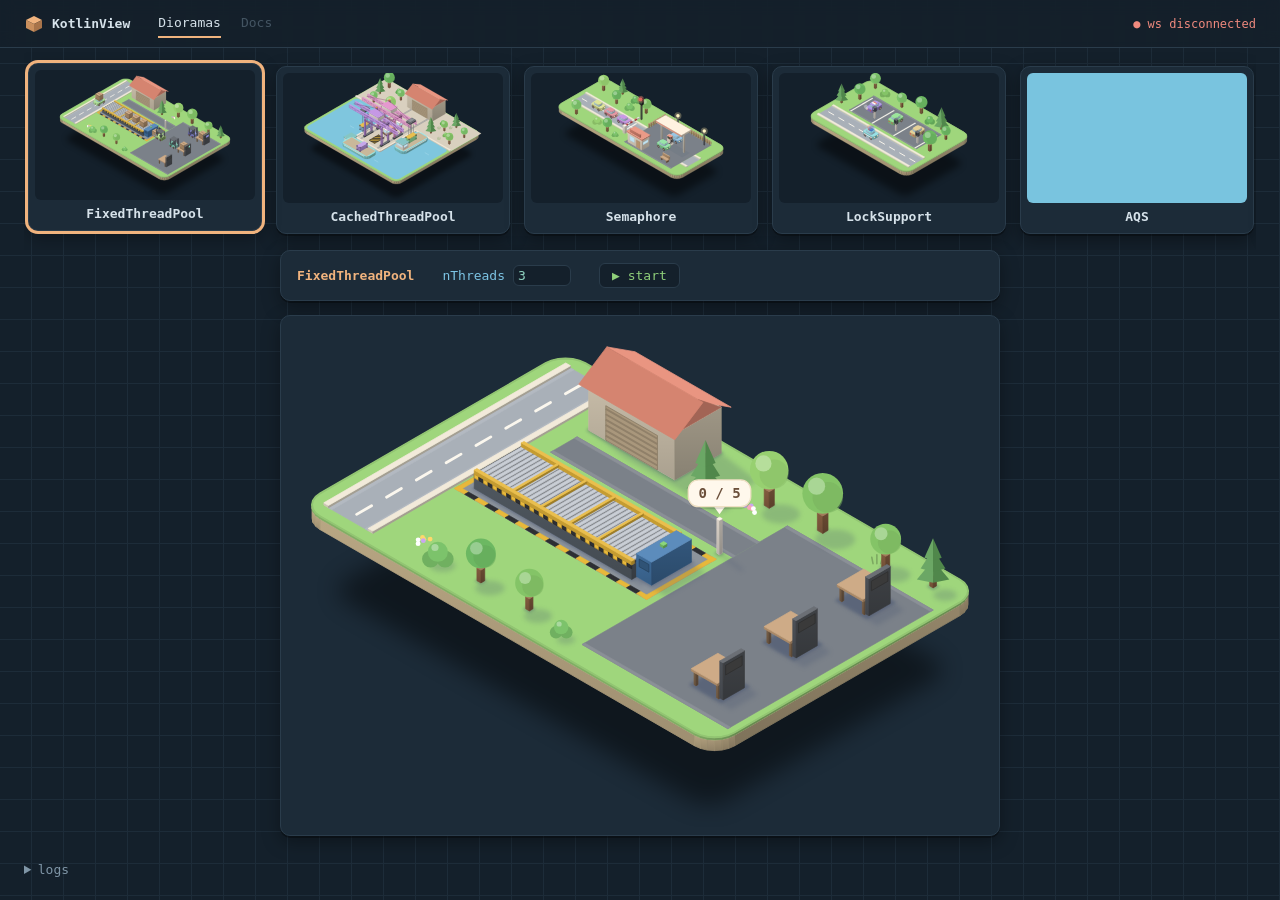
<file: server/src/main/resources/static/index.html>
<!doctype html>
<html lang="en">
<head>
  <meta charset="utf-8">
  <title>KotlinView</title>
  <link rel="stylesheet" href="core/base.css">
  <link rel="stylesheet" href="core/components.css">
  <link rel="stylesheet" href="structures/pool.css">
  <link rel="stylesheet" href="structures/synchronousqueue.css">
  <link rel="stylesheet" href="structures/semaphore.css">
  <link rel="stylesheet" href="structures/locksupport.css">
  <link rel="stylesheet" href="structures/aqs.css">
  <link rel="stylesheet" href="structures/countdownlatch.css">
  <link rel="stylesheet" href="core/tiles.css">
  <style>
    /*
     * Тёмное оформление «Night Harbour»: ночная гавань вокруг островов, тёплые акценты-фонари. Переопределены
     * переменные base.css — плитки, бейджи и конверты перекрашиваются сами, их стили не трогаем. Диорама — своя палитра
     */
    :root {
      --bg: #14202b; --panel: #1c2b38; --border: #2a3c4b; --text: #d6e2ea; --dim: #7f95a6;
      --keyword: #f0b37e; --fn: #7cc4e4; --num: #8fd3c1; --str: #8fcf7a;
      --in: #7cc4e4; --out: #8fcf7a; --fail: #f08a7e;
      --shadow: 0 2px 0 rgba(0, 0, 0, .3), 0 6px 18px rgba(0, 0, 0, .35);
      --grid: #1d2c39; /* линии сетки фона — на тон светлее --bg */
    }
    /*
     * Фон страницы — тонкая сетка 32 px (линии на тон светлее фона); карточки, плитка и рамка диорамы — сплошные поверх.
     * Шапка — во всю ширину, поэтому отступы у колонки (.page), а не у body
     */
    body {
      margin: 0; min-height: 100vh;
      background-color: var(--bg);
      background-image: linear-gradient(var(--grid) 1px, transparent 1px), linear-gradient(90deg, var(--grid) 1px, transparent 1px);
      background-size: 32px 32px; background-position: -1px -1px;
    }
    .page { max-width: 1400px; margin: 0 auto; padding: 4px 24px 16px; }

    /* Шапка: невысокая, прилипает к верху, полупрозрачная с размытием; слева — знак, название и разделы, справа — статус */
    .topbar {
      position: sticky; top: 0; z-index: 10; height: 48px; box-sizing: border-box; padding: 0 24px;
      display: flex; align-items: center; justify-content: space-between;
      background: color-mix(in srgb, var(--bg) 85%, transparent); backdrop-filter: blur(8px);
      border-bottom: 1px solid var(--border);
    }
    .topbar-left { display: flex; align-items: center; gap: 28px; }
    .brand { display: flex; align-items: center; gap: 8px; color: var(--text); font-weight: bold; text-decoration: none; }
    .brand svg { width: 20px; height: 20px; }
    .topnav { display: flex; gap: 20px; }
    .topnav a { color: var(--dim); text-decoration: none; padding: 4px 0; border-bottom: 2px solid transparent; }
    .topnav a:hover { color: var(--text); }
    .topnav a.current { color: var(--text); border-bottom-color: var(--keyword); }
    .topnav a.disabled { opacity: .45; cursor: default; pointer-events: none; }
    #status { font-size: 12px; }
    button, input, select { border-radius: 6px; }

    /* Выбор структуры: лента карточек — миниатюра диорамы и название */
    .carousel { display: flex; gap: 14px; overflow-x: auto; padding: 14px 4px 16px; scrollbar-width: none; }
    .card {
      flex: none; width: 220px; padding: 6px 6px 4px; text-align: center; text-decoration: none; color: var(--text);
      background: var(--panel); border: 1px solid var(--border); border-radius: 10px; box-shadow: var(--shadow);
      transition: transform .2s;
    }
    .card:hover { transform: translateY(-3px); }
    .card.on { outline: 3px solid var(--keyword); transform: translateY(-3px); }
    /* Одна высота у всех миниатюр (у сцен разные пропорции): вода — фон рамки, остров — по центру */
    .card svg, .card .blank { display: block; width: 100%; height: 130px; border-radius: 6px; pointer-events: none; background: #79c4df; }
    /* Парящая плита (backdrop: 'none') — без воды: на фоне страницы */
    .card svg.floating { background: var(--bg); }
    .card .name { padding: 4px 0 2px; font-weight: bold; }

    /*
     * Выбранная структура — одной колонкой по центру: сверху полоса структуры (пульт слева, точное состояние
     * правее), ниже диорама той же ширины
     */
    .stage { display: flex; flex-direction: column; gap: 14px; max-width: 720px; margin: 0 auto; }
    .stage > * { box-sizing: border-box; } /* полоса и диорама — одной ширины */
    .diorama-panel, .tile { background: var(--panel); border: 1px solid var(--border); border-radius: 10px; box-shadow: var(--shadow); }
    .diorama-panel { padding: 8px; }
    .diorama { display: block; }
    .diorama text { font-family: inherit; }
    .diorama .hoverable { cursor: pointer; }
    /* Шапка диорамы (название и счётчики в углу) — пока скрыта: название есть в карточке и в плитке над диорамой */
    .diorama .hud { display: none; }

    /* Полоса структуры: живая — шапка (название, статус, ✕), под ней «пульт | состояние» */
    .tile { min-height: 0; padding: 12px 16px; }
    .tile.live { border-color: var(--border); }
    .tile-title { font-weight: bold; }
    .tile button, .tile input, .tile select { background: var(--bg); }
    .tile-main { grid-template-columns: max-content minmax(0, 1fr); gap: 20px; min-height: 96px; } /* не прыгать по высоте */
    .tile-controls { padding-right: 20px; }
    /* Состояние — в ряд, с переносом, если не влезает: очередь, воркеры, ждущие… */
    .tile-body { display: flex; flex-wrap: wrap; gap: 10px 28px; align-items: flex-start; }
    /* Первая строка — бейджи методов (у пула: execute / shutdown / shutdownNow / terminated), под ними — очередь,
       правее неё — воркеры */
    .tile-body > .badges { flex-basis: 100%; }
    .tile-body .notice, .tile-body .semtask-notice { flex-basis: 100%; min-height: 0; margin-top: 0; }
    .tile-body .notice:empty { display: none; }
    /* Спящая — в одну строку: название, параметры, start */
    .tile.sleeping { flex-direction: row; justify-content: flex-start; gap: 28px; }
    .tile.sleeping .tile-params { flex-direction: row; gap: 18px; }

    details.logs { margin-top: 24px; }
    details.logs summary { color: var(--dim); cursor: pointer; }
  </style>
</head>
<body>

<header class="topbar">
  <div class="topbar-left">
    <a class="brand" href="index.html">
      <!-- Знак: изометрический ящик в цветах страницы -->
      <svg viewBox="0 0 20 20" aria-hidden="true">
        <polygon points="10,2 18,6 10,10 2,6" fill="#f0b37e"/>
        <polygon points="2,6 10,10 10,18 2,14" fill="#c98f5d"/>
        <polygon points="18,6 10,10 10,18 18,14" fill="#a8744a"/>
      </svg>
      KotlinView
    </a>
    <nav class="topnav">
      <a class="current" href="index.html">Dioramas</a>
      <a class="disabled" title="soon">Docs</a>
    </nav>
  </div>
  <span id="status" class="off">● ws disconnected</span>
</header>

<div class="page">
<nav id="carousel" class="carousel"></nav>
<main id="stage" class="stage"></main>

<!-- Логи нужны UI.call / UI.connect; свёрнуты — открыть при отладке -->
<details class="logs">
  <summary>logs</summary>
  <h3>HTTP <button class="link" id="clearHttp">clear</button></h3>
  <div id="http" class="log"></div>
  <h3>WebSocket <button class="link" id="clearWs">clear</button></h3>
  <div id="ws" class="log"></div>
</details>
</div>

<script src="core/base.js"></script>
<script src="core/components.js"></script>
<script src="structures/synchronousqueue.js"></script>
<script src="structures/pool.js"></script>
<script src="structures/blockingqueue.js"></script>
<script src="structures/semaphore.js"></script>
<script src="structures/semaphoretask.js"></script>
<script src="structures/locksupport.js"></script>
<script src="structures/aqs.js"></script>
<script src="structures/countdownlatch.js"></script>
<script src="core/tiles.js"></script>
<!-- Диорамы: движок → реквизит → набор → каркас → описания структур -->
<script src="diorama/engine/iso-scene.js"></script>
<script src="diorama/props/iso-vehicles.js"></script>
<script src="diorama/props/iso-ground.js"></script>
<script src="diorama/props/iso-buildings.js"></script>
<script src="diorama/props/iso-nature.js"></script>
<script src="diorama/props/iso-people.js"></script>
<script src="diorama/props/iso-port.js"></script>
<script src="diorama/kit/diorama-kit.js"></script>
<script src="diorama/kit/diorama-street.js"></script>
<script src="diorama/scenes/diorama-pool.js"></script>
<script src="diorama/scenes/diorama-semaphore.js"></script>
<script src="diorama/scenes/diorama-queue.js"></script>
<script src="diorama/scenes/diorama-sync.js"></script>
<script src="diorama/scenes/diorama-cached.js"></script>
<script src="diorama/scenes/diorama-locksupport.js"></script>
<script src="diorama/scenes/diorama-latch.js"></script>
<script>
  /*
   * Структуры: плитка (пульт и точный вид) и её диорама. Плитки — с пределами:
   * столько, сколько помещается на острове (LIMITS описания). id — адрес (#pool), diorama — описание для набора
   */
  const STRUCTURES = [
    { id: 'pool', diorama: PoolDiorama,
      view: { ...Pool.fixed, params: [['nThreads', 3, { min: 1, max: PoolDiorama.LIMITS.bays }]] } },
    // Поля ввода нет: пул — не больше стольких потоков, сколько кранов в порту (на сервере по умолчанию 5)
    { id: 'cached', diorama: CachedDiorama, view: Pool.cachedOf(CachedDiorama.LIMITS.cranes) },
    { id: 'sem', diorama: SemaphoreDiorama,
      // durationMs, fair, timeoutMs не вводятся: по умолчанию (5000 и false — сервер, 2000 — create в semaphoretask.js)
      view: { ...SemaphoreTaskView, params: [['permits', 2, { min: 1, max: SemaphoreDiorama.LIMITS.inside }],
        ['mode', 'ACQUIRE', { options: [['ACQUIRE', 'blocking'], ['TRY_ACQUIRE', 'non-blocking'], ['TRY_ACQUIRE_TIMEOUT', 'timeout 2s']] }]] } },
    // Параметров нет: durationMs 5000 и PARK — по умолчанию (create в locksupport.js)
    { id: 'park', diorama: LockSupportDiorama, view: { ...LockSupportView, params: [] } },
    // Диорамы пока нет — карточка с пустой водой; limit и задачи — по умолчанию на сервере
    { id: 'aqs', diorama: null, view: AQSView },
    // count — не больше огней на портале; 0 — старт открыт сразу
    { id: 'latch', diorama: LatchDiorama,
      view: { ...CountDownLatchView, params: [['count', 3, { min: 0, max: LatchDiorama.LIMITS.lights }]] } },
    { id: 'lbq', diorama: QueueDiorama,
      view: { ...BlockingQueueView, params: [['capacity', 3, { min: 1, max: QueueDiorama.LIMITS.slots }]] } },
    { id: 'sync', diorama: SyncDiorama, view: SynchronousQueueView },  ];

  const stage = document.getElementById('stage');
  let selected = null, panel = null; // выбранная структура и её живая диорама (остальные не рисуются)

  // Карточки: миниатюра — демо-снимок диорамы без шапки и табличек; диорамы ещё нет — пустая вода той же высоты
  const carousel = document.getElementById('carousel');
  const cards = new Map();
  for (const item of STRUCTURES) {
    const card = KV.el('a', 'card');
    card.href = `#${item.id}`;
    card.append(item.diorama ? miniature(item.diorama) : KV.el('div', 'blank'), KV.el('div', 'name', item.view.title));
    carousel.append(card);
    cards.set(item.id, card);
  }

  function miniature({ kind, demo, demoShape }) {
    const svg = Kit.show({ ...kind, uid: `${kind.uid}-card` }, demo, demoShape);
    svg.querySelectorAll(':scope > g[style*="pointer-events: none"], .labels').forEach(n => n.remove());
    return svg;
  }

  // Плитки: все живут (их store принимает события), на странице — только плитка выбранной структуры (полоса над диорамой)
  const { tiles, render } = Tiles.mount(STRUCTURES.map(s => s.view), {
    place: tile => { STRUCTURES.find(s => s.view === tile.view).tile = tile; },
    onRender: () => { if (selected) panel?.update(selected.tile); },
  });
  // Пока плитка спит, диорама показывает «пустой» остров по полю параметров — обновлять при вводе
  for (const tile of tiles) for (const input of Object.values(tile.inputs)) input.addEventListener('input', render);

  // Выбор по адресу (#pool, #cached, #sem, #park, #aqs, #latch, #lbq, #sync): новая живая диорама — сразу с машинами на местах; нет диорамы — только полоса
  function select() {
    selected = STRUCTURES.find(s => `#${s.id}` === location.hash) ?? STRUCTURES[0];
    for (const [id, card] of cards) card.classList.toggle('on', id === selected.id);
    panel = selected.diorama ? Kit.panel(selected.diorama.kind) : null;
    stage.replaceChildren(selected.tile.el, ...(panel ? [panel.el] : [])); // полоса структуры — сверху, диорама — под ней
    panel?.update(selected.tile);
  }
  window.addEventListener('hashchange', select);
  select();
</script>
</body>
</html>
</file>
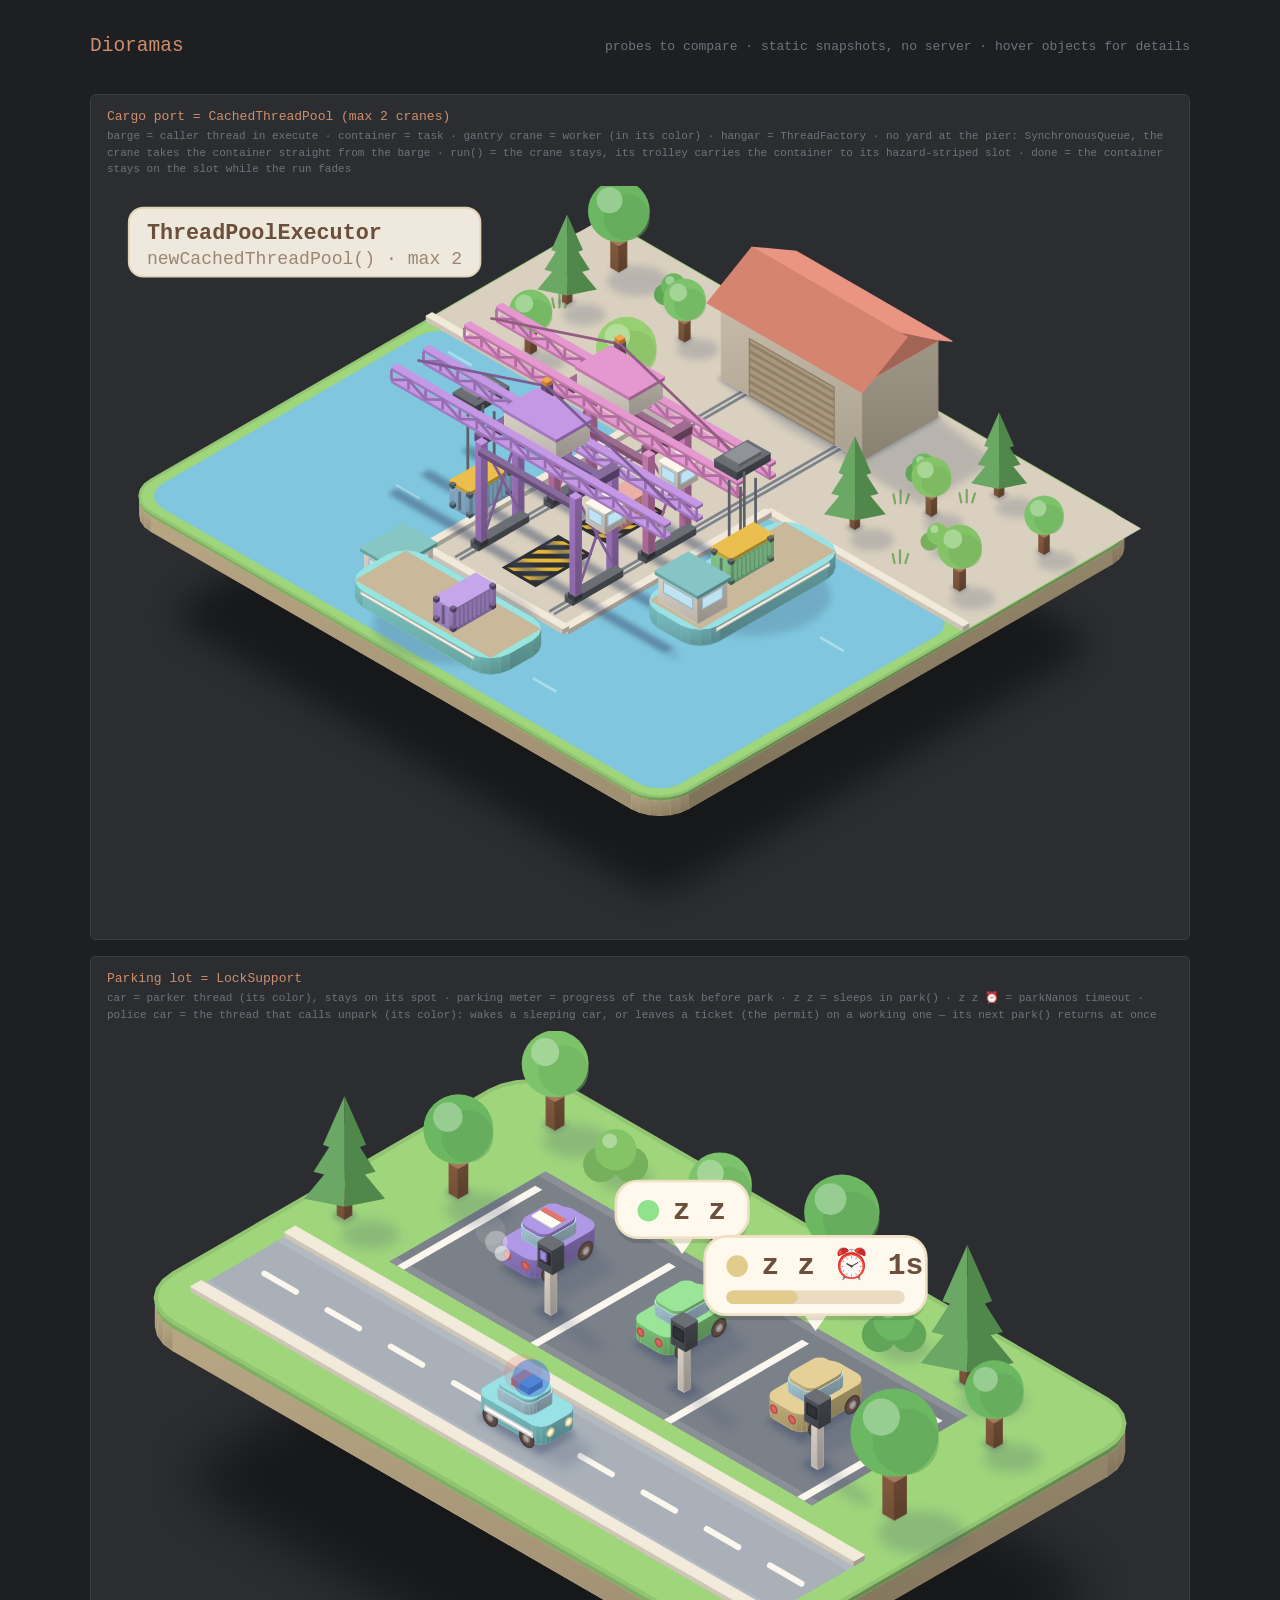
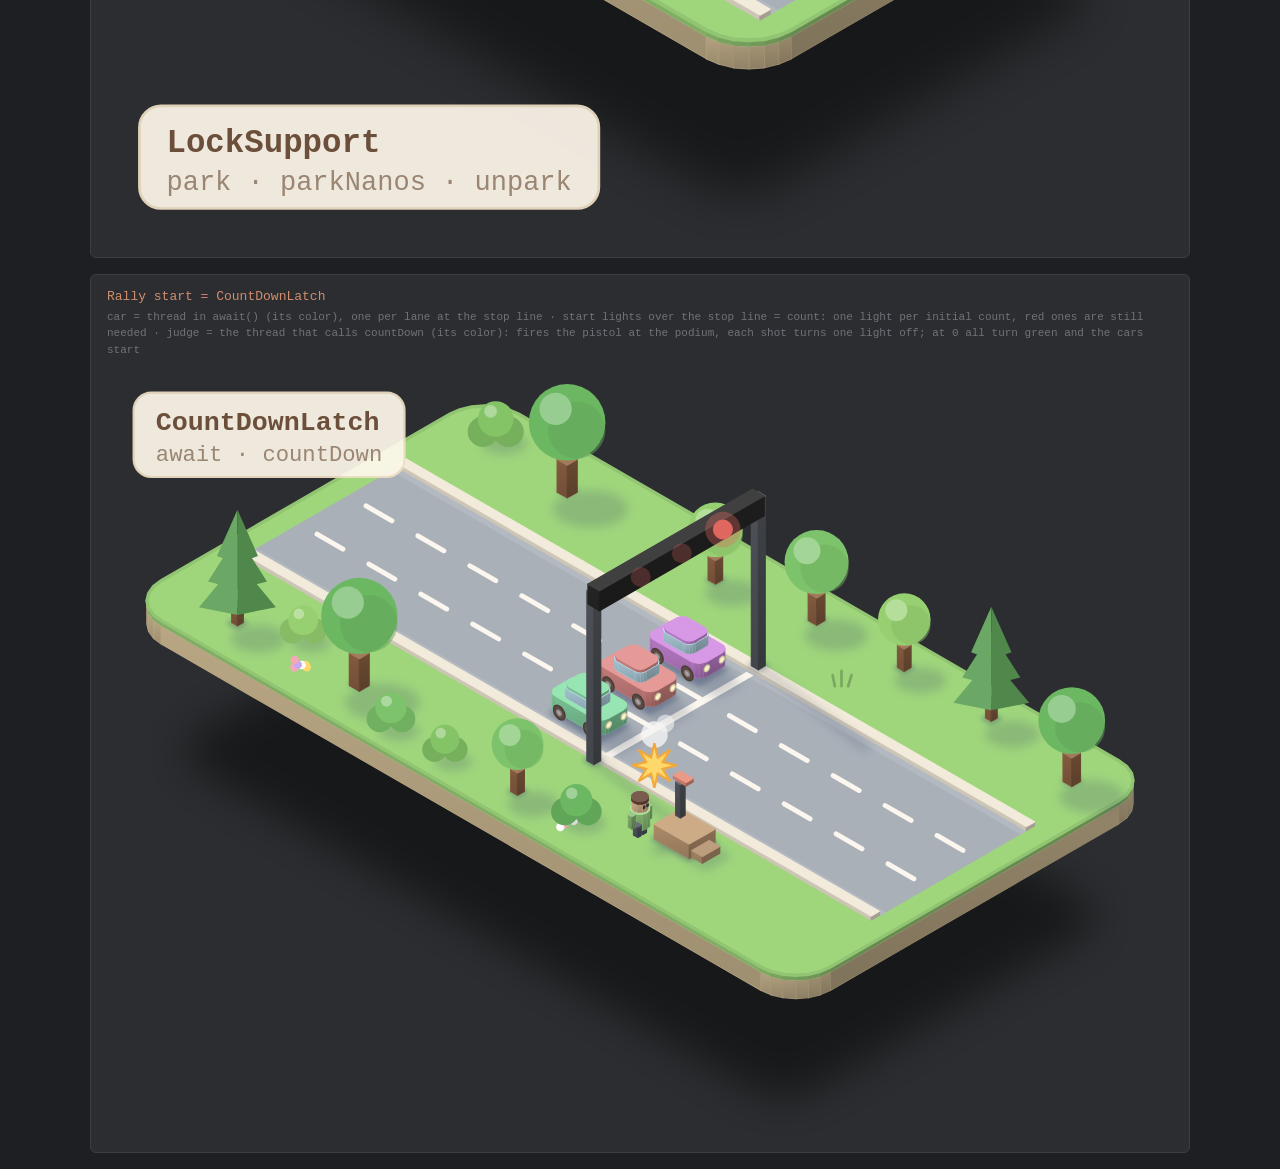
<file: server/src/main/resources/static/prototype.html>
<!doctype html>
<html lang="en">
<head>
  <meta charset="utf-8">
  <title>KotlinView — dioramas</title>
  <!-- Пробы, которые сейчас сравниваем, и сцена в работе (статичный демо-снимок); готовые диорамы — на index.html. Только палитра страницы и шрифт из base.css.
       Ни сервера, ни WebSocket: статичные снимки -->
  <link rel="stylesheet" href="core/base.css">
  <style>
    body { max-width: 1100px; margin: 16px auto; }
    section { background: var(--panel); border: 1px solid var(--border); border-radius: 6px; padding: 12px 16px 16px; margin-top: 16px; }
    .dim { color: var(--dim); }
    .diorama-title { color: var(--keyword); }
    .legend { color: var(--dim); font-size: 11px; margin: 2px 0 8px; }
    .diorama { display: block; }
    .diorama text { font-family: inherit; }
    .diorama .hoverable { cursor: pointer; }
  </style>
</head>
<body>

<header>
  <h2>Dioramas</h2>
  <span class="dim">probes to compare · static snapshots, no server · hover objects for details</span>
</header>

<!-- Порт CachedThreadPool (diorama-cached.js) — демо-снимок, как миниатюра в карусели index.html -->
<section>
  <div class="diorama-title">Cargo port = CachedThreadPool (max 2 cranes)</div>
  <div class="legend">barge = caller thread in execute · container = task · gantry crane = worker (in its color) · hangar = ThreadFactory · no yard at the pier: SynchronousQueue, the crane takes the container straight from the barge · run() = the crane stays, its trolley carries the container to its hazard-striped slot · done = the container stays on the slot while the run fades</div>
  <div id="portRoot"></div>
</section>

<!-- Стоянка LockSupport (diorama-locksupport.js) — сцена в работе, демо-снимок -->
<section>
  <div class="diorama-title">Parking lot = LockSupport</div>
  <div class="legend">car = parker thread (its color), stays on its spot · parking meter = progress of the task before park · z z = sleeps in park() · z z ⏰ = parkNanos timeout · police car = the thread that calls unpark (its color): wakes a sleeping car, or leaves a ticket (the permit) on a working one — its next park() returns at once</div>
  <div id="parkRoot"></div>
</section>

<!-- Старт ралли CountDownLatch (diorama-latch.js) — сцена в работе, демо-снимок -->
<section>
  <div class="diorama-title">Rally start = CountDownLatch</div>
  <div class="legend">car = thread in await() (its color), one per lane at the stop line · start lights over the stop line = count: one light per initial count, red ones are still needed · judge = the thread that calls countDown (its color): fires the pistol at the podium, each shot turns one light off; at 0 all turn green and the cars start</div>
  <div id="latchRoot"></div>
</section>

<!-- Движок → реквизит → набор → описание сцены -->
<script src="diorama/engine/iso-scene.js"></script>
<script src="diorama/props/iso-vehicles.js"></script>
<script src="diorama/props/iso-ground.js"></script>
<script src="diorama/props/iso-buildings.js"></script>
<script src="diorama/props/iso-nature.js"></script>
<script src="diorama/props/iso-port.js"></script>
<script src="diorama/props/iso-people.js"></script>
<script src="diorama/kit/diorama-kit.js"></script>
<script src="diorama/kit/diorama-street.js"></script>
<script src="diorama/scenes/diorama-cached.js"></script>
<script src="diorama/scenes/diorama-locksupport.js"></script>
<script src="diorama/scenes/diorama-latch.js"></script>
<script>
  document.getElementById('portRoot').replaceChildren(Kit.show(CachedDiorama.kind, CachedDiorama.demo, CachedDiorama.demoShape));
  document.getElementById('latchRoot').replaceChildren(Kit.show(LatchDiorama.kind, LatchDiorama.demo, LatchDiorama.demoShape));
  document.getElementById('parkRoot').replaceChildren(Kit.show(LockSupportDiorama.kind, LockSupportDiorama.demo, LockSupportDiorama.demoShape));
</script>
</body>
</html>
</file>
<file: server/src/main/resources/static/core/base.css>
/*
 * Каркас всех playground-страниц: палитра, шапка, кнопки и поля, карточка «пульт слева — состояние справа», логи.
 * Подключается первым: <link rel="stylesheet" href="base.css">, затем components.css, затем стили страницы.
 */

/* Палитра IntelliJ Darcula */
:root {
  --bg: #1e1f22; --panel: #2b2d30; --border: #3c3f41; --text: #bcbec4; --dim: #6f737a;
  --keyword: #cf8e6d; --fn: #56a8f5; --num: #2aacb8; --str: #6aab73;
  --in: #56a8f5; --out: #6aab73; --fail: #f75464;
}
body {
  font: 13px/1.5 "JetBrains Mono", ui-monospace, Menlo, monospace; margin: 16px;
  background: var(--bg); color: var(--text);
}
header { display: flex; justify-content: space-between; align-items: center; }
h2 { color: var(--keyword); font-weight: normal; }
h3 {
  margin: 16px 0 4px; border-bottom: 1px solid var(--border); color: var(--dim); font-weight: normal;
  display: flex; justify-content: space-between; align-items: baseline;
}
.on { color: var(--out); }
.off { color: var(--fail); }
.empty { color: var(--dim); }

/* --- кнопки и поля --- */
button {
  background: var(--panel); border: 1px solid var(--border); border-radius: 3px;
  color: var(--fn); font: inherit; padding: 0 8px; cursor: pointer;
}
button:hover { border-color: currentColor; }
button.primary { color: var(--out); padding: 2px 12px; }
button.run { color: var(--out); }
button.link { background: none; border: none; color: var(--dim); padding: 0; }
button.link:hover { color: var(--text); }
input {
  width: 64px; background: var(--panel); border: 1px solid var(--border); border-radius: 3px;
  color: var(--num); font: inherit; padding: 0 4px;
}
input::placeholder { color: var(--dim); }
/* Выпадающий список — как поле ввода; color-scheme: dark — и открытое меню (рисует браузер) тёмное */
select {
  background: var(--panel); border: 1px solid var(--border); border-radius: 3px;
  color: var(--num); font: inherit; padding: 0 4px; color-scheme: dark; cursor: pointer;
}

/* Сетка пульта: метод | поля | ▶ — кнопки запуска выровнены в столбик */
.ops { display: grid; grid-template-columns: max-content max-content max-content; gap: 6px 10px; align-items: center; }
.ops .name { color: var(--fn); }
.ops .args { display: flex; gap: 4px; }

/* --- логи --- */
.log { max-height: 40vh; overflow-y: auto; }
.log div { white-space: pre-wrap; padding: 2px 0; border-bottom: 1px solid var(--panel); }
.error { color: var(--fail); }
.type { font-weight: bold; color: var(--fn); }
</file>
<file: server/src/main/resources/static/core/components.css>
/*
 * Общие компоненты визуализации объектов: бейджи методов, цепочка узлов, задача (конверт и полоски потоков).
 * Цвета (--bg, --panel, --border, --dim, --text, --keyword, --num, --out, --fail) — из base.css.
 * Пара к components.js.
 */

/* --- бейджи методов: горят, пока внутри есть потоки, потом затухают --- */
.badges { display: flex; gap: 8px; align-items: center; flex-wrap: wrap; min-height: 22px; }
.method { padding: 0 6px; border: 1px solid var(--border); border-radius: 3px; color: var(--dim); }
.method.active { background: var(--out); border-color: var(--out); color: var(--bg); }
/* Послесвечение: после OUT бейдж не гаснет мгновенно, а затухает, как лампа накаливания */
@keyframes afterglow {
  from { background: var(--out); border-color: var(--out); color: var(--bg); }
  to { background: transparent; border-color: var(--border); color: var(--dim); }
}
@keyframes afterglow-failed {
  from { background: var(--fail); border-color: var(--fail); color: var(--bg); }
  to { background: transparent; border-color: var(--border); color: var(--dim); }
}

@keyframes fade-out { from { opacity: 1; } to { opacity: 0; } }

/* Прогресс run() (заливка плашки потока, места воркера): анимация на всю длительность, отрицательная задержка — сколько уже прошло */
@keyframes fill-up { from { width: 0; } to { width: 100%; } }

/* --- «комната»: структура — рамка с подписью, места — ячейки в ней; потоки — плашки снаружи у входа и выхода.
   Семафор (semaphoretask.js): задача, места — разрешения; очередь (blockingqueue.js): труба, места — ёмкость --- */
.room-row { display: flex; align-items: center; gap: 8px; margin-top: 12px; }
/* Сторона у входа: первый — ближе всех к рамке */
.room-queue { display: flex; flex-direction: row-reverse; gap: 4px; align-items: center; }
/* Вход очереди: место под две плашки постоянное — рамка не прыгает, когда они появляются и тают */
.room-queue.entry { min-width: 108px; }
/* Сторона у выхода: первый — тоже у рамки, она слева */
.room-queue.exit { flex-direction: row; }
.room-chip, .room-slot, .room-task { width: 52px; height: 18px; box-sizing: border-box; border-radius: 3px; flex: none; }
.room-chip {
  position: relative; overflow: hidden; padding: 0 4px; white-space: nowrap; cursor: default;
  border: 1px solid color-mix(in srgb, var(--thread) 60%, transparent);
  background: color-mix(in srgb, var(--thread) 12%, transparent);
  color: var(--thread); font-size: 11px; line-height: 16px; font-weight: bold;
}
.room-chip .name { position: relative; }
/* Внутри run(): заливка — прогресс (fill-up) */
.room-chip .fill { position: absolute; top: 0; bottom: 0; left: 0; width: 0; background: color-mix(in srgb, var(--thread) 40%, transparent); }
/* Ждёт с таймаутом: полоска внизу убывает */
.room-chip .countdown { position: absolute; left: 0; bottom: 0; height: 2px; width: 100%; background: var(--thread); }
.room-chip.entering { opacity: .5; }
/* Плашка-кнопка: клик — действие над потоком (unpark у LockSupport, interrupt у AQS) */
.room-chip.clickable { cursor: pointer; }
.room-chip.clickable:hover { border-color: var(--thread); }
.room-chip.rejected { border-style: dashed; }
.room {
  position: relative; display: flex; flex-direction: column; gap: 4px; padding: 7px; cursor: default;
  border: 2px solid var(--border); border-radius: 6px;
}
.room.horizontal { flex-direction: row; }
.room.full { border-color: color-mix(in srgb, var(--fail) 55%, var(--border)); }
.room-label { position: absolute; top: -8px; left: 8px; padding: 0 4px; background: var(--panel); color: var(--dim); font-size: 10px; line-height: 12px; }
.room-slot { border: 1px dashed var(--border); }
/* Задача в ячейке: номер, длительность — в подсказке */
.room-task {
  border: 1px solid var(--border); background: var(--panel); color: var(--keyword);
  font-size: 11px; line-height: 16px; text-align: center; cursor: default;
}
.room-more { color: var(--dim); font-size: 11px; align-self: center; }
@keyframes room-new { from { border-color: var(--out); background: color-mix(in srgb, var(--out) 30%, var(--panel)); } to { border-color: var(--border); background: var(--panel); } }
@keyframes room-count { from { width: 100%; } to { width: 0; } }
/* Отказ: подъехал к рамке слева, отскочил и растаял */
@keyframes room-bounce {
  0% { transform: translateX(-24px); opacity: 0; }
  20% { opacity: 1; }
  40% { transform: translateX(6px); opacity: 1; }
  55% { transform: translateX(-6px); opacity: 1; }
  100% { transform: translateX(-24px); opacity: 0; }
}

/* --- строка-уведомление под плиткой (KV.renderNotice): отказ REST и прочее, тает --- */
.notice { margin-top: 8px; }
.notice.error { color: var(--fail); }
.notice.info { color: var(--keyword); }
/* Место держится, даже когда строки нет: плитка не прыгает */
.notice.reserve { min-height: 20px; }

/* --- строка «подпись дробь» (KV.fraction): state 1/2, count 2/3 — подпись мелко, дробь крупно --- */
.fraction-line { display: flex; align-items: center; gap: 6px; margin-top: 8px; min-height: 18px; cursor: default; }
.fraction-key { color: var(--dim); font-size: 11px; }
.fraction { font-size: 15px; font-weight: bold; }
.fraction-value { padding: 0 2px; border-radius: 3px; color: var(--num); }
/* За дробью — приглушённо: это предел или начальное значение, а не то, что меняется */
.fraction-total { color: var(--dim); }
/* Значение изменилось: цифра вспыхивает */
@keyframes fraction-changed {
  from { background: color-mix(in srgb, var(--num) 35%, transparent); }
  to { background: transparent; }
}
</file>
<file: server/src/main/resources/static/structures/pool.css>
/* Состояние пула ThreadPoolExecutor (pool.js): статус, уведомление, «комната» — труба очереди и рамка воркеров.
   Подключать после base.css и components.css */

/* --- статус пула --- */
.dot { display: inline-block; width: 10px; height: 10px; border-radius: 50%; margin-right: 4px; background: var(--dim); }
.dot.RUNNING { background: var(--out); }
.dot.SHUTDOWN, .dot.TIDYING { background: var(--keyword); }
.run-state { color: var(--text); }

/* --- воркеры: места в рамке «workers» (общие стили .room* — components.css) --- */
/* Место живого потока — рамка его цвета; внутри номер задачи (заливка — прогресс run) или ожидание */
.worker-place {
  position: relative; overflow: hidden;
  border-color: color-mix(in srgb, var(--thread) 70%, transparent);
  background: color-mix(in srgb, var(--thread) 8%, transparent);
}
.worker-place .text { position: relative; }
.worker-place .fill { position: absolute; top: 0; bottom: 0; left: 0; width: 0; background: color-mix(in srgb, var(--thread) 35%, transparent); }
/* poll(keepAlive): полоска внизу убывает — сколько осталось до смерти потока */
.worker-place .countdown { position: absolute; left: 0; bottom: 0; height: 2px; width: 100%; background: var(--thread); }
.worker-place.idle { color: var(--dim); }
.worker-place.done { color: var(--out); }
.worker-place.failed { color: var(--fail); }
.worker-place.ended { animation: fade-out var(--fade) ease-in forwards; }
/* Место, к которому ещё летит задача (firstTask, handed): пустая рамка цвета потока, содержимое — когда долетит */
.worker-place.landing > * { visibility: hidden; }

/* Плашка задачи летит по прямой от вызывающего к месту воркера: firstTask — поверх трубы, мимо очереди, к новому;
   у cached — через стенку handoff (.room-wall — synchronousqueue.css) к ждущему в poll.
   Откуда (left / top) и куда (--fly-x / --fly-y) — ставит pool.js после вёрстки; до этого плашка не видна */
.pool-room { position: relative; }
.room-task.flying { position: absolute; z-index: 1; visibility: hidden; pointer-events: none; border-color: var(--out); }
@keyframes first-task { from { transform: translate(0, 0); } to { transform: translate(var(--fly-x), var(--fly-y)); } }

/* Отказ execute у работающего пула (очередь полна): рамка очереди вспыхивает красным — пик вместе с отскоком плашки */
@keyframes queue-reject {
  0%, 100% { border-color: var(--border); }
  40% { border-color: color-mix(in srgb, var(--fail) 70%, var(--border)); }
}
</file>
<file: server/src/main/resources/static/structures/synchronousqueue.css>
/* SynchronousQueue (synchronousqueue.js): плитка — вид «комната»; стенка handoff — и у очереди CachedThreadPool (pool.js).
   Подключать после base.css и components.css */

/* Вид «комната» (renderState — плитка): вместо рамки — стенка «handoff», мест нет. Высота — как у рамки LBQ
   (ячейка 18 + отступы); по бокам — место, чтобы ячейка задачи проехала поверх стенки, не залезая на плашки */
.room-wall { position: relative; flex: none; width: 2px; height: 32px; margin: 0 36px; background: var(--border); cursor: default; }
.room-wall-label {
  position: absolute; top: -14px; left: 50%; transform: translateX(-50%);
  color: var(--dim); font-size: 10px; line-height: 12px; white-space: nowrap;
}
/* Задача поверх стенки — по центру, едет слева направо */
.room-task.crossing { position: absolute; top: 50%; left: 50%; margin: -9px 0 0 -26px; }
@keyframes handoff-cross {
  0% { transform: translateX(-16px); opacity: 0; }
  15% { opacity: 1; }
  70% { transform: translateX(16px); opacity: 1; }
  100% { transform: translateX(16px); opacity: 0; }
}
</file>
<file: server/src/main/resources/static/structures/semaphore.css>
/* Задача под семафором (semaphoretask.js): бейджи, под ними «комната» (.room* — components.css).
   Подключать после base.css и components.css */

/* Места «комнаты» (общие стили — .room* в components.css), только у семафора: разрешение держит кто-то вне задачи,
   «напечатано» лишним release, долг */
.room-slot.held { border-style: solid; background: color-mix(in srgb, var(--dim) 15%, transparent); }
.room-slot.extra { border-color: var(--keyword); }
.room-slot.locked {
  border-color: color-mix(in srgb, var(--fail) 60%, transparent);
  background: repeating-linear-gradient(45deg, transparent 0 4px, color-mix(in srgb, var(--fail) 18%, transparent) 4px 6px);
}
</file>
<file: server/src/main/resources/static/structures/locksupport.css>
/* Задача с парковкой (locksupport.js): бейджи, под ними «комната» из двух рамок (.room* — components.css) */

/* Рамка не схлопывается, пока пустая: task и parked одной высоты */
.ls-room { min-width: 68px; min-height: 18px; }

/* Вышел из park: тает (fade-out — из renderChip); не returned (timeout, interrupted, упал) — пунктир */
.room-chip.done.failed { border-style: dashed; }

/* Недавний unpark: короткая вспышка вокруг плашки цели */
@keyframes ls-unpark {
  from { box-shadow: 0 0 0 3px var(--keyword); }
  to { box-shadow: 0 0 0 0 transparent; }
}
</file>
<file: server/src/main/resources/static/structures/aqs.css>
/* Группа AQS (aqs.js): бейджи, строки state и queue, под ними рамка задачи (.room* — components.css) */

/* Строка очереди (state 1/2 — KV.fraction, components.css) */
.aqs-line { display: flex; align-items: center; gap: 6px; margin-top: 8px; min-height: 18px; cursor: default; }

/* Рамка задачи не схлопывается, пока пустая */
.aqs-room { min-width: 68px; min-height: 18px; }

/* Режим узла и arg — в правом углу плашки (E2 — exclusive на 2, S1 — shared на 1); плашка шире обычной: метка
   не наезжает на подпись */
.room-chip.aqs-chip { width: 64px; }
.room-chip .aqs-mode { position: absolute; top: 0; right: 3px; font-size: 9px; line-height: 16px; opacity: .8; }


/* Попытка tryAcquire*: короткая вспышка вокруг плашки — красная (отказ) или зелёная (взял) */
@keyframes aqs-try-fail {
  from { box-shadow: 0 0 0 3px var(--fail); }
  to { box-shadow: 0 0 0 0 transparent; }
}
@keyframes aqs-try-ok {
  from { box-shadow: 0 0 0 3px var(--out); }
  to { box-shadow: 0 0 0 0 transparent; }
}

/* release* разбудил первого в очереди: вспыхивает рамка его плашки */
@keyframes aqs-signal {
  from { border-color: var(--keyword); background: color-mix(in srgb, var(--keyword) 35%, transparent); }
  to { }
}
</file>
<file: server/src/main/resources/static/structures/countdownlatch.css>
/* CountDownLatch (countdownlatch.js): бейджи, строка count с судьями, под ней старт — ждущие, ворота, выехавшие
   (.room* — components.css) */

/* count 2/3 — KV.fraction (components.css); судьи — справа от дроби */
.cdl-judges { display: flex; gap: 4px; margin-left: 8px; }

/* Старт и выезд не схлопываются, пока пустые: ворота не прыгают */
.cdl-start, .cdl-gone { min-width: 52px; min-height: 18px; }
.room-chip.cdl-failed { border-color: var(--fail); color: var(--fail); }

/* Ворота: закрыты — сплошная планка, открыты — зелёный пунктир */
.cdl-gate { width: 0; height: 26px; border-left: 4px solid var(--border); cursor: default; }
.cdl-gate.open { border-left: 4px dashed var(--out); }
</file>
<file: server/src/main/resources/static/core/tiles.css>
/*
 * Плитки (tiles.js): одна плитка — один живой объект. Спит (название, параметры, start) или живёт (пульт и состояние).
 * Подключать после base.css. Где стоит плитка, решает страница: на index.html — полоса над диорамой.
 */
.tile {
  background: var(--panel); border: 1px solid var(--border); border-radius: 6px;
  padding: 10px 14px; min-height: 260px;
}
.tile.live { border-color: color-mix(in srgb, var(--out) 40%, var(--border)); }
.tile-title { color: var(--keyword); white-space: nowrap; margin-bottom: 8px; }
/* Параметры создания в спящей плитке: каждый своей строкой, «имя поле» */
.tile-params { display: flex; flex-direction: column; gap: 4px; }
.tile-params .param { display: flex; gap: 8px; align-items: center; justify-content: space-between; }
.tile-params .name { color: var(--fn); }
.tile-params input { width: 48px; }
.tile-params input[type=checkbox] { width: auto; margin: 0; }
.tile-params select { font: inherit; }
/* Слева команды, справа визуализация */
.tile-main { display: grid; grid-template-columns: max-content minmax(0, 1fr); gap: 16px; align-items: start; }
/* Тонкая сплошная черта между командами и визуализацией — на всю высоту плитки.
   Сплошная, а не пунктир: пунктиром уже разделены queue и workers внутри визуализации */
.tile-controls { padding-right: 16px; border-right: 1px solid var(--border); align-self: stretch; }
/* Шапка живой плитки: название слева, ✕ (remove) справа */
.tile-head { display: flex; justify-content: space-between; align-items: baseline; margin-bottom: 8px; }
.tile-head .tile-title { margin-bottom: 0; }
.tile-head-left { display: flex; gap: 12px; align-items: baseline; flex-wrap: wrap; }
.tile button.close { background: none; border: none; padding: 0 2px; color: var(--fail); font-size: 15px; line-height: 1; opacity: .8; }
.tile button.close:hover { opacity: 1; }
/* Внутри плитки фон уже --panel: поля и кнопки — на тон темнее, чтобы не сливались */
.tile button, .tile input, .tile select { background: var(--bg); }

/* Спящая плитка: только название (с параметрами создания) и start — по центру */
.tile.sleeping { display: flex; flex-direction: column; align-items: center; justify-content: center; gap: 12px; }
.tile.sleeping .tile-title { margin-bottom: 0; }
</file>
